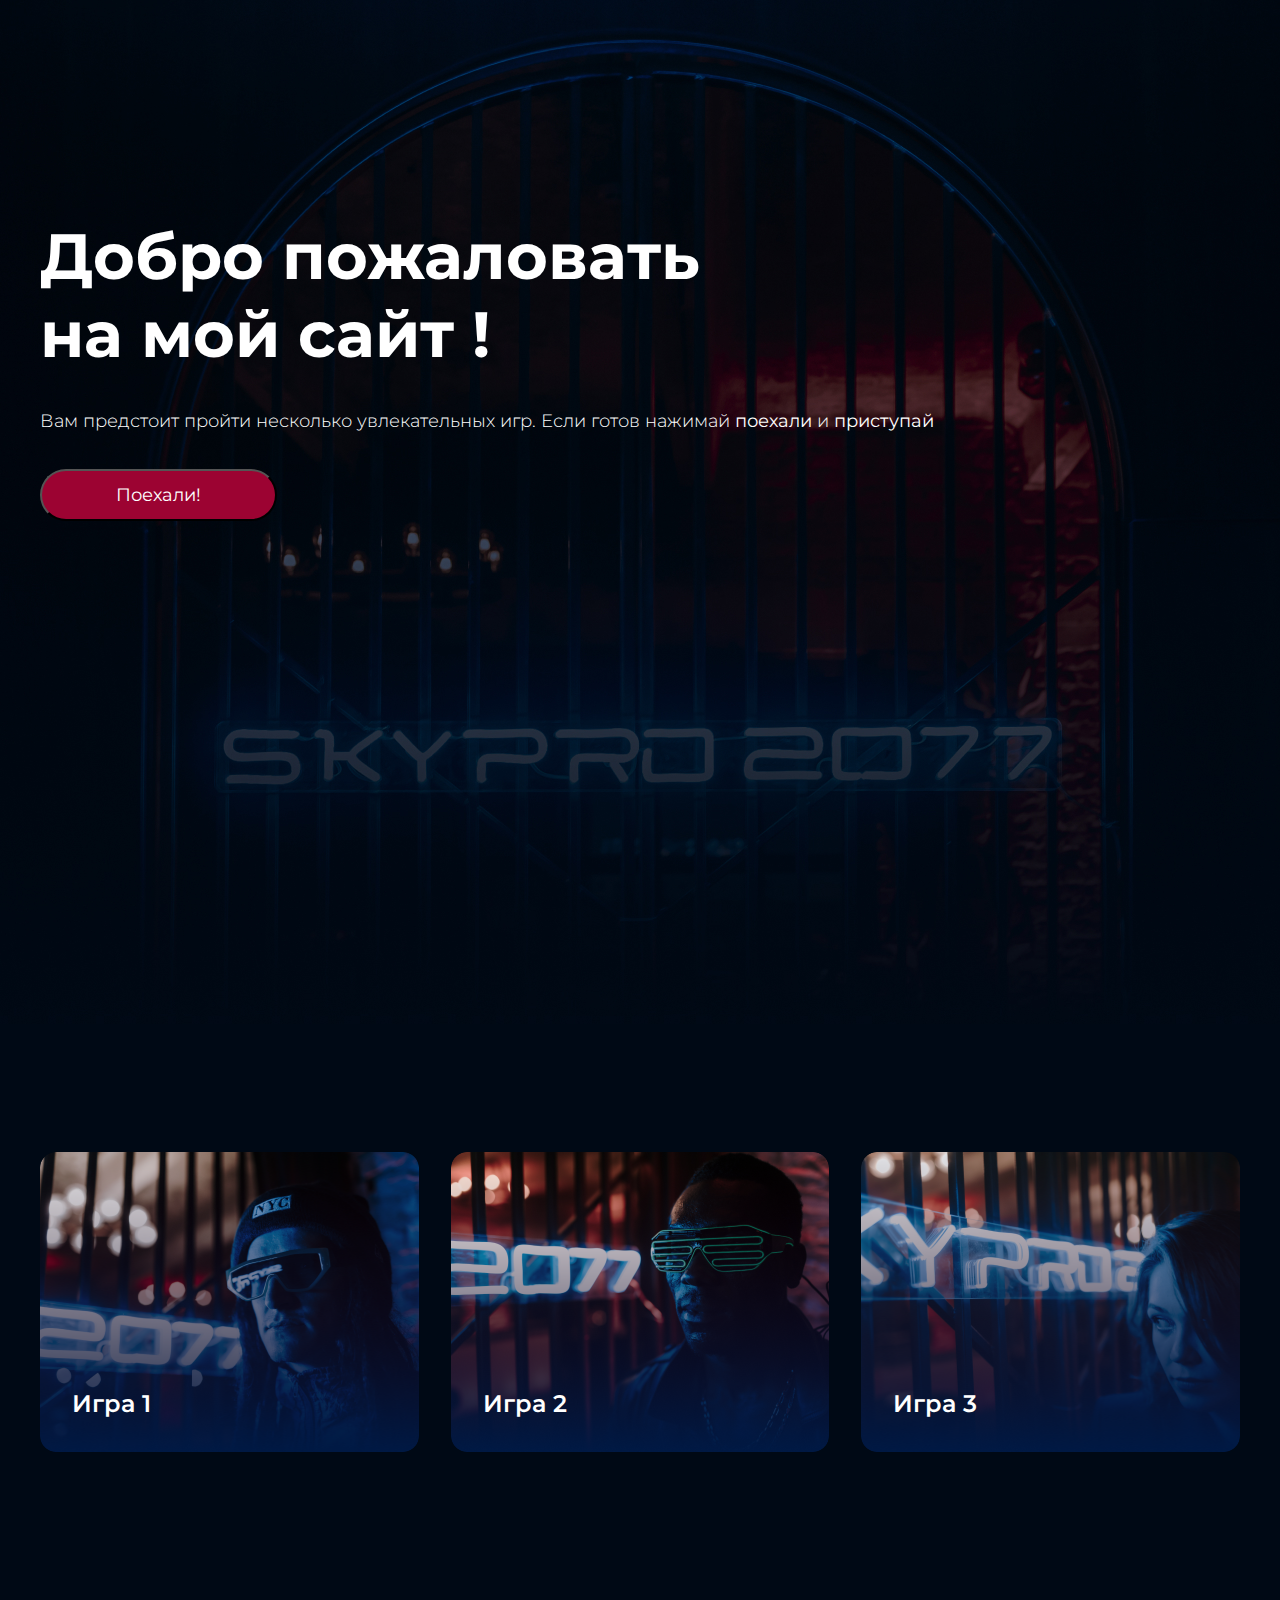
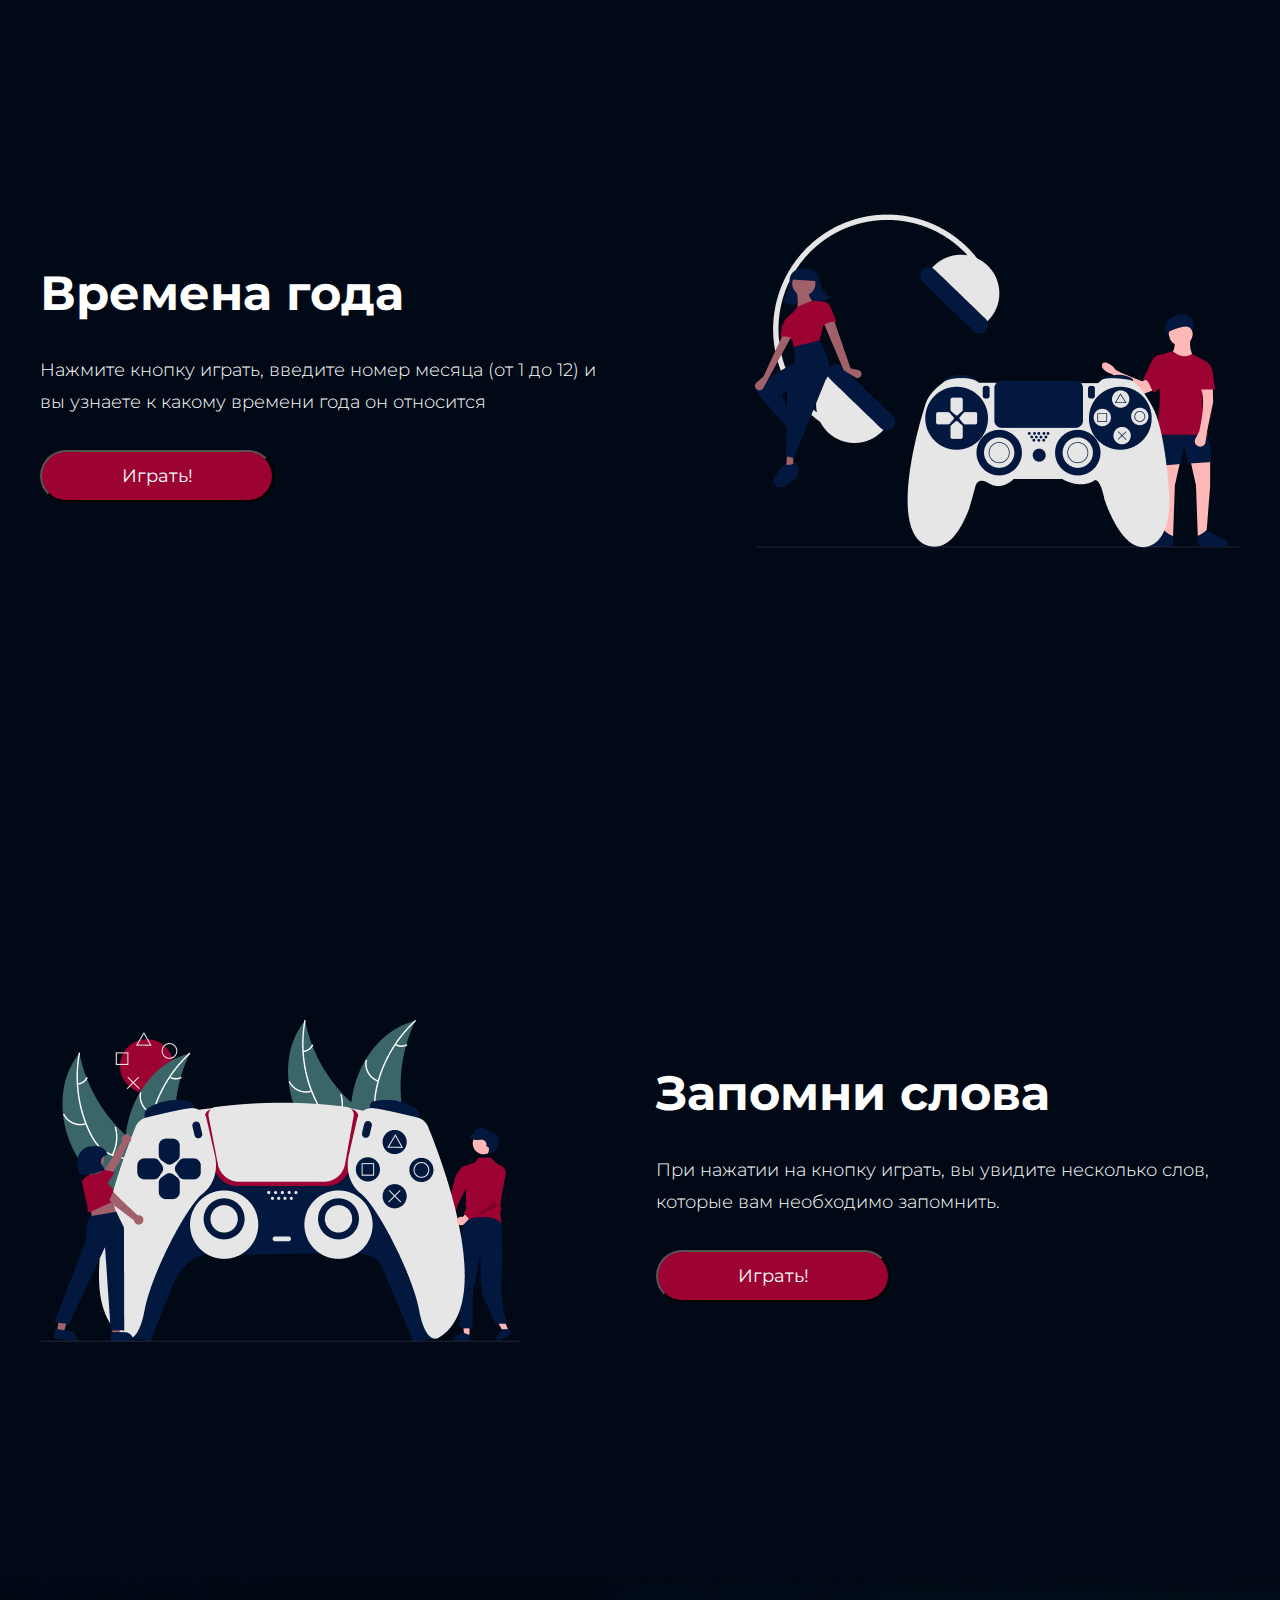
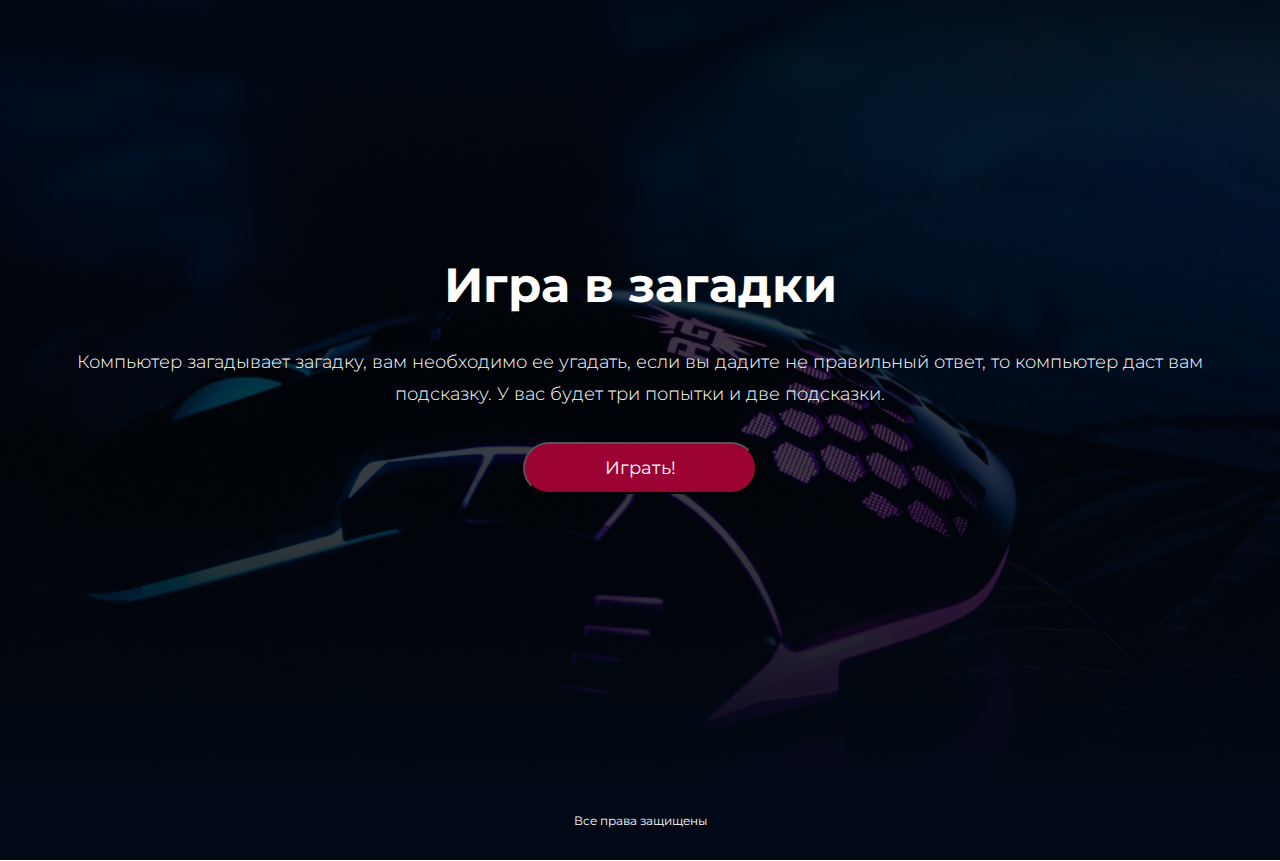
<file: hw-1/game_for_browser/index.html>
<!DOCTYPE html>
<html lang="en">
<head>
    <meta charset="UTF-8">
    <meta name="viewport" content="width=device-width, initial-scale=1.0">
    <title>Document</title>
    <link rel="preconnect" href="https://fonts.googleapis.com">
    <link rel="preconnect" href="https://fonts.gstatic.com" crossorigin>
    <link href="https://fonts.googleapis.com/css2?family=Montserrat:wght@300;400;700&display=swap" rel="stylesheet">
    <link rel="stylesheet" href="style.css">
</head>

<body>
    <header class="top center">
        <div class="top__content">
            <h1 class="top__content__title">Добро пожаловать<br>на мой сайт !</h1>
            <p class="top__content__text">Вам предстоит пройти несколько увлекательных игр. Если готов нажимай <b>поехали</b> и <b>приступай</b></p>
            <button class="top__content__button" type="button">Поехали!</button>    
        </div>
    </header>
    <section class="section_one center">
        <div class="game">
            <a class="game__item game__item_1" href="#">
                <span class="game__item_1_1">Игра 1</span>
            </a>
            <a class="game__item game__item_2" href="#">
                <span class="game__item_2_2">Игра 2</span>
            </a>
            <a class="game__item game__item_3" href="#">
                <span class="game__item_3_3">Игра 3</span>
            </a>
        </div>
    </section>
    <section class="section_two center">
        <div class="content">
            <div class="content__description">
                <h2 class="content__description_title">Времена года</h2>
                <p class="content__description_text">Нажмите кнопку играть, введите номер месяца (от 1 до 12) и вы узнаете к какому времени года он относится</p>
                <button class="content__description_button" onclick="getSeason();">Играть!</button>
                <script src="script.js"></script>
            </div>
            <div>
                <img class="content__picture" src="./img/game_wthgeter.png" alt="Времена года">
            </div>
        </div>
    </section>
    <section class="section_three center">
        <div class="contentv2">
            <div>
                <img class="contentv2__picture" src="./img/mint_word.png" alt="Запомни слова">
            </div>
             <div class="contentv2__description">
                <h2 class="contentv2__description_title">Запомни слова</h2>
                <p class="contentv2__description_text">При нажатии на кнопку играть, вы увидите несколько слов, которые вам необходимо запомнить.</p>
                <button class="contentv2__description_button" onclick="wordquzizz();">Играть!</button>
            </div>
        </div>
    </section>
    <section class="section_four center">
        <div class="puzzle">
            <h2 class="puzzle__description_title">Игра в загадки</h2>
            <p class="puzzle__description_text">Компьютер загадывает загадку, вам необходимо ее угадать, если вы дадите не правильный ответ, то компьютер даст вам подсказку. У вас будет три попытки и две подсказки.</p>
            <button class="puzzle__description_button" type="button">Играть!</button>
        </div>
    </section>
    <footer class="footer center">
        <p class="footer__text">Все права защищены</p>
    </footer>
</body>
</html>
</file>
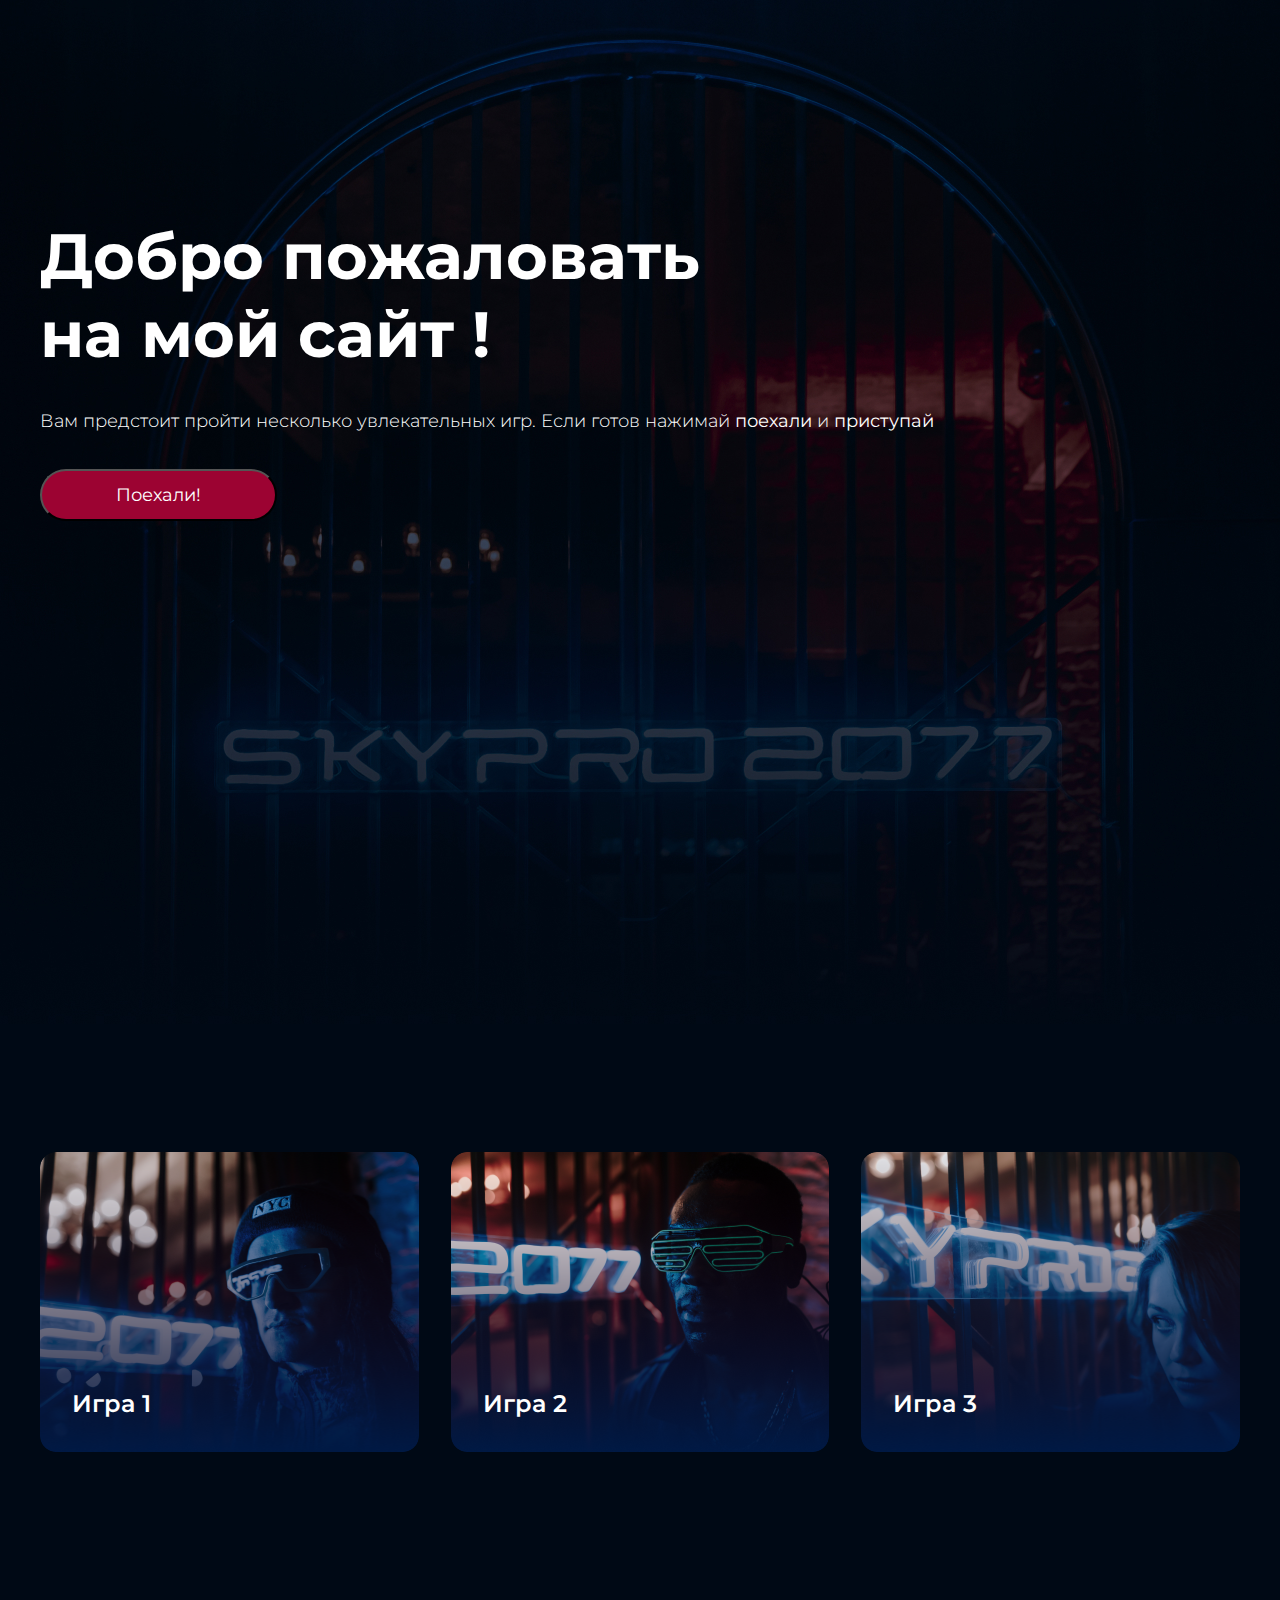
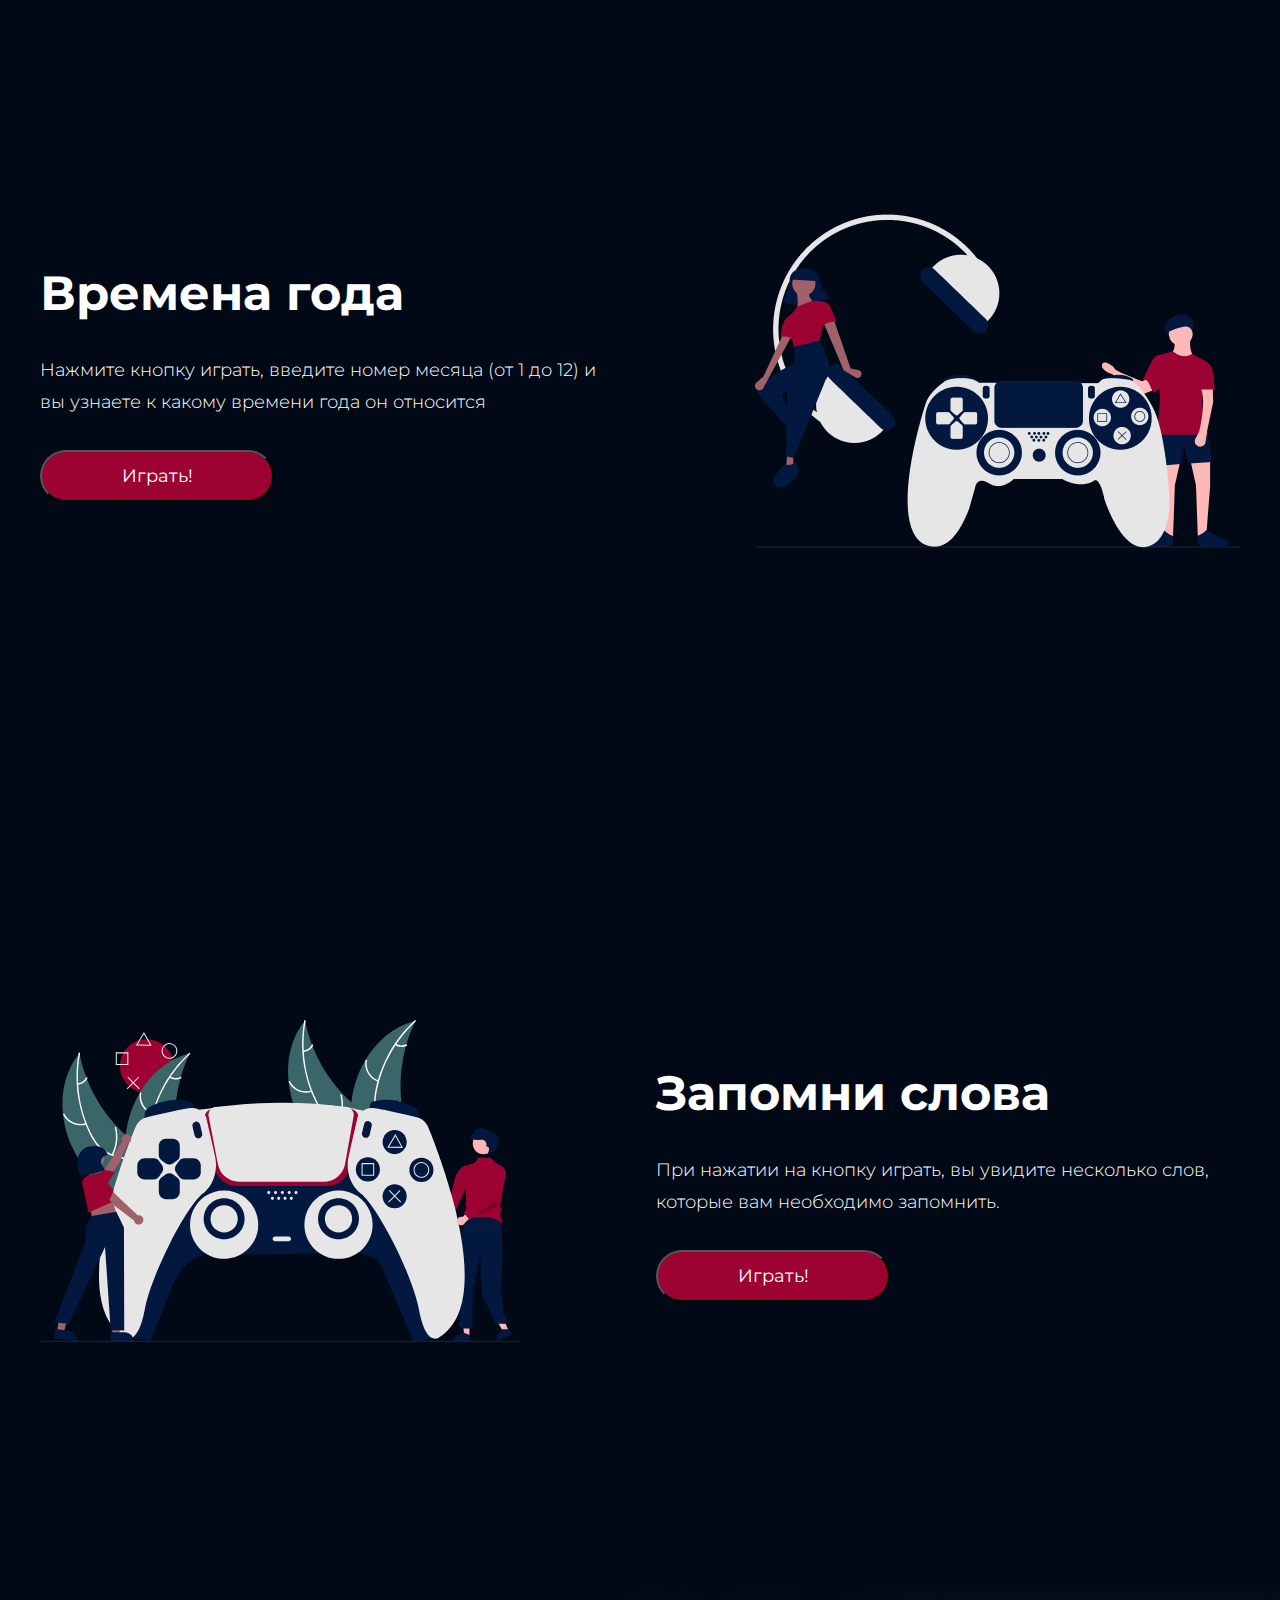
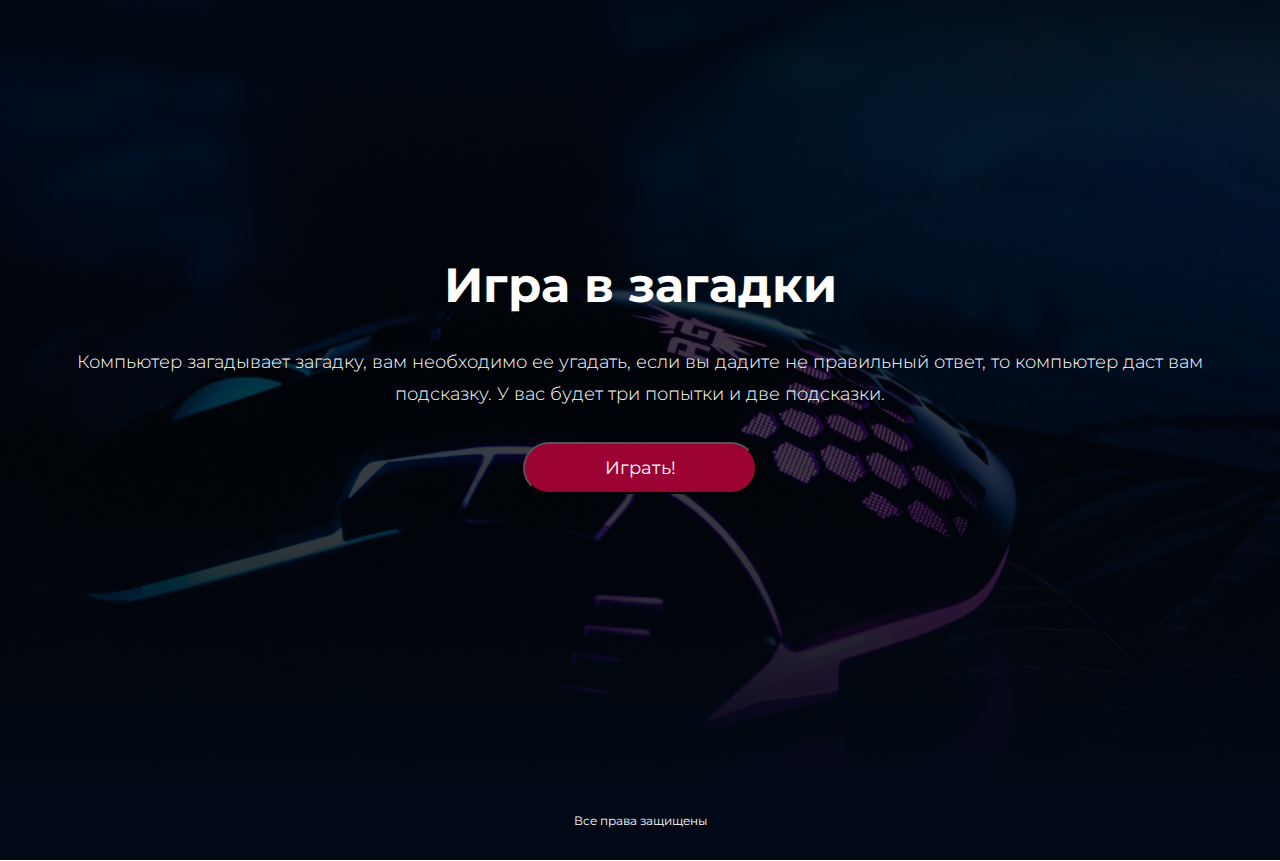
<file: hw-3/game_for_browser/index.html>
<!DOCTYPE html>
<html lang="en">
<head>
    <meta charset="UTF-8">
    <meta name="viewport" content="width=device-width, initial-scale=1.0">
    <title>Document</title>
    <link rel="preconnect" href="https://fonts.googleapis.com">
    <link rel="preconnect" href="https://fonts.gstatic.com" crossorigin>
    <link href="https://fonts.googleapis.com/css2?family=Montserrat:wght@300;400;700&display=swap" rel="stylesheet">
    <link rel="stylesheet" href="style.css">
</head>

<body>
    <header class="top center">
        <div class="top__content">
            <h1 class="top__content__title">Добро пожаловать<br>на мой сайт !</h1>
            <p class="top__content__text">Вам предстоит пройти несколько увлекательных игр. Если готов нажимай <b>поехали</b> и <b>приступай</b></p>
            <button class="top__content__button" type="button">Поехали!</button>    
        </div>
    </header>
    <section class="section_one center">
        <div class="game">
            <a class="game__item game__item_1" href="#">
                <span class="game__item_1_1">Игра 1</span>
            </a>
            <a class="game__item game__item_2" href="#">
                <span class="game__item_2_2">Игра 2</span>
            </a>
            <a class="game__item game__item_3" href="#">
                <span class="game__item_3_3">Игра 3</span>
            </a>
        </div>
    </section>
    <section class="section_two center">
        <div class="content">
            <div class="content__description">
                <h2 class="content__description_title">Времена года</h2>
                <p class="content__description_text">Нажмите кнопку играть, введите номер месяца (от 1 до 12) и вы узнаете к какому времени года он относится</p>
                <button class="content__description_button" type="button">Играть!</button>
            </div>
            <div class="content__picture">
                <img src="../game_for_browser/img/png1-1.png" alt="gamepad">
            </div>
        </div>
    </section>
    <section class="section_three center">
        <div class="contentv2">
            <div class="contentv2__picture">
                <svg width="481" height="322" viewBox="0 0 481 322" fill="none" xmlns="http://www.w3.org/2000/svg">
                    <g clip-path="url(#clip0_1058_448)">
                    <path d="M468.717 311.028L463.966 313.057L453.897 295.651L460.909 292.656L468.717 311.028Z" fill="#FFB6B6"/>
                    <path d="M429.462 315.535L424.299 315.535L421.842 295.564H429.463L429.462 315.535Z" fill="#FFB6B6"/>
                    <path d="M429.644 320.936L413.765 320.936V320.735C413.766 319.091 414.417 317.515 415.576 316.353C416.735 315.19 418.307 314.538 419.946 314.537H419.946L422.847 312.331L428.258 314.538L429.644 314.538L429.644 320.936Z" fill="#03183F"/>
                    <path d="M471.605 314.486L456.998 320.728L456.919 320.542C456.276 319.03 456.259 317.324 456.871 315.8C457.483 314.275 458.673 313.056 460.181 312.412L460.182 312.411L461.987 309.241L467.828 309.144L469.103 308.599L471.605 314.486Z" fill="#03183F"/>
                    <path d="M424.397 197.34L416.55 245.255L418.685 252.395L415.883 257.452L419.998 301.862L418.328 305.55L422.995 308.436H432.493L432.997 268.231L435.343 262.328V259.075L440.119 234.559L440.998 262.602L442.388 268.514L441.221 272.724L442.745 275.673L455.813 303.809H466.463L465.639 297.446C467.547 296.477 462.774 293.646 462.316 291.551L463.884 288.013L462.316 281.33L460.878 268.272L462.394 240.707L461.681 203.588C458.105 198.781 454.138 195.073 449.222 194.035L424.397 197.34Z" fill="#03183F"/>
                    <path d="M443.508 134.24C449.452 134.24 454.27 129.408 454.27 123.448C454.27 117.488 449.452 112.656 443.508 112.656C437.564 112.656 432.745 117.488 432.745 123.448C432.745 129.408 437.564 134.24 443.508 134.24Z" fill="#FFB6B6"/>
                    <path d="M399.134 208.661C398.999 208.055 398.999 207.427 399.134 206.821C399.268 206.215 399.533 205.645 399.91 205.153C400.288 204.661 400.768 204.258 401.318 203.972C401.867 203.686 402.473 203.524 403.091 203.498L407.427 189.046L412.439 195.066L407.554 207.867C407.528 208.912 407.121 209.912 406.41 210.676C405.699 211.44 404.733 211.916 403.695 212.014C402.657 212.112 401.62 211.825 400.779 211.207C399.938 210.589 399.353 209.683 399.134 208.661Z" fill="#FFB6B6"/>
                    <path d="M427.258 149.258L425.315 145.698L422.811 146.536C422.811 146.536 420.047 148.325 416.177 155.076C414.387 158.199 410.517 178.223 410.517 178.223L401.473 202.237L410.694 203.801L418.387 184.01L427.307 165.07L427.258 149.258Z" fill="#9C0332"/>
                    <path d="M443.109 197.189C450.687 197.189 458.333 198.685 461.464 204.034C461.382 202.871 461.177 200.854 460.964 199.004L460.18 194.033L460.974 189.475L462.023 188.423L460.144 186.539L461.426 177.025L465.657 154.612C465.989 152.848 465.73 151.025 464.921 149.424C464.113 147.823 462.799 146.536 461.185 145.761L457.119 143.801L450.529 137.671L438.608 137.582L434.719 142.652L424.481 146.139L426.199 181.788L425.073 184.423C425.325 184.656 425.858 185.153 426.146 185.473C426.554 185.925 426.034 188.256 425.688 189.605L425.212 193.198L426.71 194.271L424.763 196.578L424.374 199.506C426.307 199.047 434.666 197.189 443.109 197.189Z" fill="#9C0332"/>
                    <path d="M446.261 133.712C446.307 133.61 446.353 133.508 446.399 133.406C446.381 133.407 446.364 133.409 446.346 133.41L446.261 133.712Z" fill="#03183F"/>
                    <path d="M454.57 113.147C454.059 112.663 453.394 112.375 452.693 112.333C451.997 112.356 451.291 112.986 451.436 113.669C450.157 111.4 448.123 109.654 445.689 108.739C443.255 107.824 440.577 107.797 438.126 108.665C436.396 109.277 434.7 110.501 434.302 112.296C434.264 112.768 434.123 113.225 433.891 113.637C433.69 113.857 433.429 114.014 433.141 114.087C432.852 114.16 432.548 114.147 432.267 114.05L432.25 114.045C432.154 114.012 432.05 114.008 431.952 114.035C431.853 114.062 431.765 114.118 431.699 114.196C431.633 114.273 431.592 114.369 431.58 114.47C431.569 114.572 431.588 114.674 431.636 114.764L432.125 115.68C431.508 115.818 430.867 115.804 430.256 115.64C430.155 115.613 430.048 115.619 429.95 115.655C429.851 115.692 429.767 115.759 429.708 115.846C429.649 115.932 429.618 116.035 429.619 116.141C429.621 116.246 429.655 116.348 429.717 116.433C430.53 117.549 431.592 118.459 432.818 119.09C434.044 119.722 435.4 120.058 436.778 120.072C438.734 120.06 440.709 119.384 442.613 119.835C443.349 120.01 444.037 120.347 444.626 120.823C445.215 121.299 445.691 121.901 446.018 122.585C446.344 123.269 446.514 124.018 446.515 124.777C446.516 125.535 446.347 126.284 446.021 126.969C446.606 126.328 447.736 126.48 448.334 127.108C448.61 127.445 448.813 127.835 448.932 128.253C449.051 128.672 449.084 129.111 449.027 129.542C448.867 130.864 448.476 132.148 447.871 133.333C450.183 133.262 452.418 132.48 454.273 131.095C456.129 129.709 457.516 127.786 458.246 125.584C458.977 123.383 459.016 121.01 458.358 118.786C457.701 116.562 456.378 114.593 454.57 113.147H454.57Z" fill="#03183F"/>
                    <path d="M106.736 72.8543C121.514 72.8543 133.494 60.8417 133.494 46.0234C133.494 31.2051 121.514 19.1925 106.736 19.1925C91.9581 19.1925 79.9782 31.2051 79.9782 46.0234C79.9782 60.8417 91.9581 72.8543 106.736 72.8543Z" fill="#9C0332"/>
                    <path d="M31.5305 125.837C18.1042 96.0585 18.5993 58.3124 39.4363 33.1837C46.4075 68.0287 65.4456 99.2782 93.1823 121.403C103.91 129.897 116.724 138.224 119.654 151.611C121.478 159.941 118.893 168.752 114.425 176.008C109.956 183.264 103.727 189.233 97.5687 195.116L96.8778 197.129C70.0816 178.526 44.9567 155.616 31.5305 125.837Z" fill="#3A6569"/>
                    <path d="M40.0163 33.5471C35.2209 59.8773 38.7833 87.9143 50.4391 112.038C52.959 117.253 55.968 122.324 59.9965 126.519C64.0269 130.715 68.8457 133.357 74.3892 134.98C79.4571 136.463 84.8123 137.393 89.4323 140.086C94.3019 142.924 97.324 147.688 98.5013 153.15C99.9417 159.833 98.9014 166.637 97.6534 173.255C96.2678 180.603 94.7125 188.213 96.7204 195.6C96.9636 196.495 95.5645 196.821 95.3216 195.927C91.8282 183.076 98.6202 170.401 97.6708 157.48C97.2278 151.451 94.9701 145.519 89.8147 142.026C85.3065 138.971 79.7849 138.008 74.6407 136.55C69.2391 135.02 64.3881 132.681 60.2603 128.803C56.0377 124.835 52.8247 119.872 50.1829 114.744C44.2248 103.179 40.2972 90.4376 38.2192 77.609C35.8297 62.8642 35.9732 47.8182 38.6435 33.122C38.8092 32.2125 40.1808 32.6435 40.0162 33.5471H40.0163Z" fill="white"/>
                    <path d="M46.2378 104.397C41.8881 105.795 37.1845 105.597 32.967 103.838C28.7495 102.079 25.2927 98.8748 23.214 94.7965C22.7962 93.9699 24.0577 93.2801 24.476 94.1078C26.4047 97.9091 29.625 100.894 33.5557 102.523C37.4864 104.153 41.8685 104.32 45.9111 102.994C46.79 102.707 47.1116 104.111 46.2378 104.397H46.2378Z" fill="white"/>
                    <path d="M71.7209 134.567C76.0673 126.28 77.1393 116.656 74.7232 107.612C74.4831 106.716 75.8821 106.39 76.122 107.284C78.6187 116.7 77.4828 126.714 72.9409 135.327C72.5074 136.148 71.2897 135.383 71.7208 134.567H71.7209Z" fill="white"/>
                    <path d="M37.6762 63.3321C39.4716 63.1429 41.192 62.5095 42.6829 61.4888C44.1739 60.4681 45.3886 59.0921 46.2182 57.4843C46.641 56.6586 47.8584 57.4242 47.4382 58.2445C46.5135 60.0166 45.1701 61.5346 43.5253 62.666C41.8805 63.7973 39.9845 64.5076 38.0028 64.7347C37.8178 64.7718 37.6257 64.7369 37.4654 64.637C37.3052 64.5372 37.1889 64.3799 37.1401 64.1971C37.0978 64.0112 37.1304 63.816 37.2307 63.6541C37.3311 63.4921 37.4912 63.3764 37.6762 63.3321Z" fill="white"/>
                    <path d="M149.785 33.4755C149.536 33.9986 149.286 34.5217 149.043 35.0556C145.725 42.1063 142.985 49.4155 140.848 56.9112C140.674 57.4881 140.506 58.0754 140.349 58.6561C135.393 76.7699 133.834 95.6489 135.752 114.333C136.521 121.768 137.854 129.132 139.738 136.364C142.341 146.351 145.955 156.971 145.14 166.944C145.066 167.985 144.928 169.021 144.727 170.045L99.3805 197.818C99.2458 197.829 99.117 197.851 98.9818 197.863L97.2218 199.055C97.0987 198.689 96.9788 198.306 96.8556 197.94C96.7833 197.728 96.7211 197.51 96.6488 197.298C96.6038 197.154 96.5592 197.01 96.5104 196.884C96.4953 196.836 96.4806 196.788 96.4718 196.751C96.423 196.624 96.3911 196.501 96.3486 196.385C95.6726 194.249 95.0104 192.105 94.362 189.952C94.3557 189.941 94.3557 189.941 94.3595 189.925C89.4609 173.51 85.8859 156.54 84.9931 139.566C84.9664 139.056 84.9329 138.535 84.927 138.011C84.5669 130.358 84.8313 122.688 85.7174 115.078C86.216 110.912 86.9245 106.775 87.8404 102.681C90.227 92.1081 94.2573 81.9775 99.7836 72.6604C110.803 54.0886 127.623 39.2573 148.208 33.8715C148.735 33.7341 149.252 33.6025 149.785 33.4755Z" fill="#3A6569"/>
                    <path d="M150.035 34.1149C130.396 52.2431 116.407 76.7797 111.229 103.078C110.109 108.763 109.467 114.628 110.165 120.41C110.863 126.194 113.125 131.212 116.576 135.855C119.732 140.099 123.45 144.074 125.521 149.013C127.705 154.22 127.258 159.847 124.918 164.919C122.056 171.125 117.14 175.929 112.17 180.46C106.652 185.49 100.84 190.628 98.0084 197.738C97.6653 198.599 96.3523 198.015 96.6949 197.155C101.622 184.785 114.656 178.765 121.656 167.875C124.922 162.794 126.681 156.695 124.662 150.793C122.897 145.632 119.066 141.53 115.834 137.26C112.44 132.777 109.971 127.982 109.004 122.393C108.015 116.676 108.429 110.773 109.399 105.084C111.586 92.253 116.1 79.7084 122.144 68.211C129.089 54.9955 138.238 43.0688 149.194 32.9468C149.872 32.3206 150.709 33.4928 150.035 34.1149L150.035 34.1149Z" fill="white"/>
                    <path d="M112.462 94.4406C108.15 92.9307 104.513 89.933 102.201 85.9827C99.8899 82.0324 99.054 77.3868 99.843 72.8756C100.006 71.9633 101.427 72.1741 101.264 73.0876C100.522 77.2871 101.301 81.6144 103.461 85.2885C105.621 88.9625 109.019 91.7414 113.043 93.1235C113.917 93.4249 113.331 94.7402 112.462 94.4406H112.462Z" fill="white"/>
                    <path d="M114.694 133.914C123.139 129.922 129.774 122.884 133.275 114.205C133.621 113.344 134.934 113.928 134.589 114.788C130.929 123.813 124.009 131.122 115.211 135.257C114.373 135.651 113.859 134.305 114.694 133.914L114.694 133.914Z" fill="white"/>
                    <path d="M130.283 56.4839C131.83 57.4168 133.584 57.9497 135.387 58.0348C137.19 58.12 138.986 57.7547 140.614 56.9717C141.447 56.5677 141.96 57.9139 141.132 58.3153C139.329 59.1719 137.345 59.5729 135.353 59.4833C133.36 59.3936 131.42 58.8161 129.701 57.8011C129.531 57.719 129.399 57.5751 129.331 57.3986C129.263 57.2222 129.264 57.0264 129.335 56.851C129.413 56.677 129.556 56.5408 129.734 56.4721C129.911 56.4034 130.108 56.4076 130.283 56.4839Z" fill="white"/>
                    <path d="M257.137 93.2194C243.71 63.4405 244.205 25.6944 265.042 0.565674C272.014 35.4107 291.052 66.6601 318.788 88.785C329.516 97.2788 342.33 105.606 345.261 118.993C347.084 127.323 344.499 136.134 340.031 143.39C335.562 150.646 329.333 156.615 323.175 162.498L322.484 164.511C295.688 145.908 270.563 122.998 257.137 93.2194Z" fill="#3A6569"/>
                    <path d="M265.622 0.929038C260.827 27.2593 264.389 55.2962 276.045 79.4197C278.565 84.6351 281.574 89.7058 285.603 93.9005C289.633 98.097 294.452 100.739 299.995 102.362C305.063 103.845 310.418 104.775 315.038 107.468C319.908 110.306 322.93 115.07 324.107 120.532C325.548 127.215 324.507 134.019 323.259 140.637C321.874 147.985 320.319 155.595 322.326 162.982C322.57 163.877 321.17 164.203 320.928 163.309C317.434 150.458 324.226 137.783 323.277 124.862C322.834 118.833 320.576 112.901 315.421 109.408C310.912 106.353 305.391 105.39 300.247 103.932C294.845 102.402 289.994 100.063 285.866 96.1849C281.644 92.2174 278.431 87.2539 275.789 82.126C269.831 70.5612 265.903 57.8195 263.825 44.9909C261.436 30.2462 261.579 15.2002 264.25 0.503953C264.415 -0.405584 265.787 0.0254677 265.622 0.929038H265.622Z" fill="white"/>
                    <path d="M271.844 71.7789C267.494 73.1767 262.791 72.9787 258.573 71.2201C254.356 69.4615 250.899 66.2569 248.82 62.1786C248.402 61.352 249.664 60.6622 250.082 61.4899C252.011 65.2912 255.231 68.276 259.162 69.9055C263.093 71.535 267.475 71.702 271.517 70.3763C272.396 70.0892 272.718 71.4935 271.844 71.7789Z" fill="white"/>
                    <path d="M297.327 101.949C301.673 93.6623 302.745 84.0377 300.329 74.994C300.089 74.0982 301.488 73.7717 301.728 74.6665C304.225 84.0823 303.089 94.0959 298.547 102.709C298.113 103.53 296.896 102.765 297.327 101.949H297.327Z" fill="white"/>
                    <path d="M263.282 30.714C265.078 30.5248 266.798 29.8914 268.289 28.8708C269.78 27.8501 270.995 26.4741 271.824 24.8663C272.247 24.0405 273.464 24.8061 273.044 25.6265C272.12 27.3986 270.776 28.9166 269.131 30.0479C267.487 31.1793 265.591 31.8895 263.609 32.1166C263.424 32.1538 263.232 32.1188 263.072 32.019C262.911 31.9191 262.795 31.7619 262.746 31.5791C262.704 31.3932 262.736 31.198 262.837 31.036C262.937 30.874 263.097 30.7583 263.282 30.714V30.714Z" fill="white"/>
                    <path d="M375.391 0.857422C375.142 1.38056 374.892 1.90371 374.649 2.43754C371.331 9.48822 368.591 16.7975 366.454 24.2932C366.28 24.8701 366.112 25.4573 365.955 26.0381C360.999 44.1519 359.44 63.0309 361.358 81.7153C362.127 89.1495 363.46 96.5143 365.344 103.746C367.947 113.733 371.561 124.353 370.746 134.326C370.672 135.367 370.534 136.403 370.333 137.427L324.986 165.2C324.852 165.211 324.723 165.233 324.588 165.245L322.828 166.437C322.705 166.071 322.585 165.688 322.462 165.322C322.389 165.11 322.327 164.892 322.255 164.68C322.21 164.536 322.165 164.392 322.116 164.266C322.101 164.218 322.087 164.17 322.078 164.133C322.029 164.006 321.997 163.883 321.955 163.766C321.279 161.631 320.616 159.487 319.968 157.334C319.962 157.323 319.962 157.323 319.966 157.307C315.067 140.892 311.492 123.922 310.599 106.948C310.572 106.438 310.539 105.917 310.533 105.393C310.173 97.74 310.437 90.0699 311.323 82.4598C311.822 78.2942 312.531 74.1567 313.446 70.063C315.833 59.4901 319.863 49.3594 325.39 40.0424C336.409 21.4706 353.229 6.63924 373.814 1.25342C374.341 1.11603 374.858 0.984437 375.391 0.857422Z" fill="#3A6569"/>
                    <path d="M375.641 1.49697C356.002 19.6252 342.013 44.1618 336.835 70.4597C335.715 76.1453 335.073 82.0105 335.771 87.7918C336.469 93.5756 338.731 98.5941 342.182 103.237C345.338 107.481 349.056 111.456 351.128 116.395C353.311 121.602 352.864 127.229 350.525 132.301C347.662 138.507 342.746 143.311 337.776 147.842C332.258 152.872 326.447 158.01 323.615 165.12C323.271 165.981 321.958 165.397 322.301 164.537C327.228 152.167 340.262 146.147 347.262 135.257C350.528 130.176 352.287 124.077 350.268 118.175C348.503 113.014 344.672 108.912 341.44 104.643C338.046 100.159 335.577 95.3638 334.61 89.775C333.621 84.058 334.036 78.1552 335.005 72.4659C337.192 59.6351 341.706 47.0905 347.75 35.593C354.695 22.3776 363.844 10.4509 374.8 0.328847C375.478 -0.29736 376.315 0.874869 375.641 1.49698L375.641 1.49697Z" fill="white"/>
                    <path d="M338.068 61.8225C333.756 60.3127 330.119 57.3149 327.808 53.3646C325.496 49.4143 324.66 44.7688 325.449 40.2575C325.612 39.3453 327.033 39.5561 326.87 40.4695C326.128 44.669 326.907 48.9963 329.067 52.6704C331.227 56.3445 334.625 59.1233 338.649 60.5054C339.523 60.8068 338.937 62.1222 338.068 61.8225H338.068Z" fill="white"/>
                    <path d="M340.3 101.296C348.745 97.3037 355.38 90.2661 358.881 81.5866C359.227 80.7264 360.541 81.3104 360.195 82.1696C356.535 91.1949 349.615 98.5044 340.817 102.639C339.979 103.033 339.465 101.687 340.3 101.296L340.3 101.296Z" fill="white"/>
                    <path d="M355.889 23.866C357.436 24.7988 359.19 25.3318 360.993 25.4169C362.796 25.502 364.592 25.1367 366.22 24.3538C367.054 23.9498 367.566 25.296 366.738 25.6974C364.935 26.554 362.951 26.955 360.959 26.8654C358.966 26.7757 357.026 26.1982 355.307 25.1831C355.137 25.1011 355.005 24.9572 354.937 24.7807C354.869 24.6043 354.87 24.4084 354.941 24.2331C355.019 24.0591 355.162 23.9229 355.34 23.8542C355.517 23.7855 355.714 23.7897 355.889 23.866Z" fill="white"/>
                    <path d="M86.0119 314.07L90.9683 317.919L110.239 321.271L131.658 267.883C131.658 267.883 144.774 226.738 181.501 235.155L299.551 233.051C299.551 233.051 335.796 229.326 341.786 246.466C342.921 249.713 373.529 321.435 373.529 321.435L394.988 318.398L392.416 257.251L341.448 138.616L252.855 133.07L161.564 139.406L86.0119 314.07Z" fill="#03183F"/>
                    <path d="M184.124 238.838C202.959 238.838 218.228 223.528 218.228 204.642C218.228 185.756 202.959 170.445 184.124 170.445C165.29 170.445 150.021 185.756 150.021 204.642C150.021 223.528 165.29 238.838 184.124 238.838Z" fill="#E6E6E6"/>
                    <path d="M298.501 238.838C317.336 238.838 332.605 223.528 332.605 204.642C332.605 185.756 317.336 170.445 298.501 170.445C279.667 170.445 264.398 185.756 264.398 204.642C264.398 223.528 279.667 238.838 298.501 238.838Z" fill="#E6E6E6"/>
                    <path d="M144.25 92.583L158.292 89.8221C158.292 89.8221 264.014 74.6957 330.838 92.583L325.784 106.788L148.972 105.735L144.25 92.583Z" fill="#E6E6E6"/>
                    <path d="M286.795 165.973H197.073C186.179 165.973 176.764 158.41 174.686 147.988L164.867 98.7433C164.649 97.6687 164.658 96.5604 164.892 95.4893C165.126 94.4182 165.58 93.4078 166.226 92.5226C166.901 91.5939 167.759 90.8143 168.747 90.2322C169.735 89.6501 170.832 89.2779 171.97 89.1387C219.291 83.2489 266.149 83.2389 311.243 89.1081C312.364 89.2459 313.446 89.6136 314.42 90.1885C315.394 90.7634 316.239 91.5331 316.904 92.4497C317.545 93.3221 318 94.3174 318.242 95.3739C318.483 96.4303 318.504 97.5252 318.305 98.5904L309.241 147.684C307.285 158.282 297.845 165.973 286.795 165.973Z" fill="#9C0332"/>
                    <path d="M104.338 100.6L104.729 93.5532C104.79 92.4553 105.115 91.3886 105.677 90.4443C106.239 89.5 107.02 88.7063 107.955 88.1312C113.62 84.6463 128.901 76.9737 148.403 80.9957C149.772 81.2799 151.021 81.9801 151.98 83.001C152.938 84.0219 153.56 85.3141 153.761 86.7019L154.283 90.3686L104.338 100.6Z" fill="#03183F"/>
                    <path d="M379.337 100.6L329.392 90.3687L330.231 84.4778C330.328 83.7822 330.63 83.1315 331.098 82.6094C331.567 82.0872 332.18 81.7175 332.86 81.5478C355.35 75.8884 372.564 85.9387 377.305 89.1539C377.755 89.4602 378.129 89.866 378.397 90.3401C378.666 90.8142 378.822 91.3439 378.854 91.8882L379.337 100.6Z" fill="#03183F"/>
                    <path d="M88.4802 318.665C87.2766 318.678 86.0946 318.345 85.0742 317.704C71.7012 309.874 63.3639 295.525 60.313 275.066C57.7929 258.168 58.8453 236.957 63.4408 212.023C71.5882 167.817 88.6644 123.63 95.628 106.684C96.5505 104.448 97.9841 102.46 99.8132 100.88C101.642 99.3008 103.816 98.1743 106.158 97.5913C120.514 94.0507 145.575 88.1111 152.12 88.1111C161.089 88.1111 165.942 96.5772 165.99 96.6627L166.017 96.7326L173.893 130.982V131.476C178.239 146.219 175.01 156.868 171.534 163.206C167.761 170.086 162.879 173.521 162.83 173.555C155.165 179.407 142.675 198.258 130.246 222.747C117.329 248.195 107.754 273.305 104.633 289.918C100.812 310.251 95.212 316.476 91.1865 318.117C90.3286 318.475 89.4093 318.661 88.4802 318.665Z" fill="#E6E6E6"/>
                    <path d="M283.838 161.765H199.062C194.059 161.758 189.213 160.009 185.352 156.818C181.492 153.626 178.856 149.189 177.895 144.266L168.617 96.3718C168.411 95.3116 168.424 94.2204 168.655 93.1654C168.886 92.1105 169.33 91.1142 169.96 90.2382C170.591 89.3621 171.393 88.6249 172.318 88.0721C173.244 87.5192 174.272 87.1624 175.34 87.0238C220.055 81.2956 264.331 81.2858 306.94 86.994C307.993 87.1378 309.006 87.4939 309.919 88.041C310.831 88.588 311.623 89.3147 312.248 90.1771C312.873 91.0395 313.317 92.0198 313.553 93.059C313.79 94.0981 313.814 95.1745 313.625 96.2233L305.06 143.97C304.168 148.962 301.554 153.481 297.674 156.734C293.793 159.987 288.896 161.768 283.838 161.765Z" fill="#E6E6E6"/>
                    <path d="M395.197 318.666C394.267 318.661 393.347 318.475 392.488 318.117C388.463 316.476 382.863 310.251 379.042 289.918C375.921 273.305 366.346 248.195 353.429 222.747C341 198.259 328.51 179.407 320.835 173.548C320.796 173.521 315.914 170.086 312.141 163.207C308.665 156.868 305.436 146.219 309.782 131.476L309.788 130.923L317.667 96.6957L317.685 96.6629C317.733 96.5773 322.586 88.1112 331.555 88.1112C338.1 88.1112 363.161 94.0508 377.517 97.5915C379.859 98.1746 382.033 99.3012 383.862 100.881C385.691 102.46 387.124 104.448 388.047 106.685C395.011 123.63 412.087 167.817 420.234 212.023C424.83 236.957 425.882 258.168 423.362 275.067C420.311 295.525 411.974 309.874 398.582 317.716C397.567 318.35 396.392 318.68 395.197 318.666Z" fill="#E6E6E6"/>
                    <path d="M184.124 219.372C195.425 219.372 204.586 210.186 204.586 198.855C204.586 187.523 195.425 178.337 184.124 178.337C172.823 178.337 163.662 187.523 163.662 198.855C163.662 210.186 172.823 219.372 184.124 219.372Z" fill="#03183F"/>
                    <path d="M184.124 212.533C191.658 212.533 197.766 206.409 197.766 198.855C197.766 191.3 191.658 185.176 184.124 185.176C176.59 185.176 170.483 191.3 170.483 198.855C170.483 206.409 176.59 212.533 184.124 212.533Z" fill="#E6E6E6"/>
                    <path d="M298.501 219.372C309.802 219.372 318.963 210.186 318.963 198.855C318.963 187.523 309.802 178.337 298.501 178.337C287.2 178.337 278.039 187.523 278.039 198.855C278.039 210.186 287.2 219.372 298.501 219.372Z" fill="#03183F"/>
                    <path d="M298.501 212.533C306.035 212.533 312.143 206.409 312.143 198.855C312.143 191.3 306.035 185.176 298.501 185.176C290.967 185.176 284.86 191.3 284.86 198.855C284.86 206.409 290.967 212.533 298.501 212.533Z" fill="#E6E6E6"/>
                    <path d="M228.721 174.128C229.59 174.128 230.295 173.421 230.295 172.55C230.295 171.678 229.59 170.971 228.721 170.971C227.852 170.971 227.147 171.678 227.147 172.55C227.147 173.421 227.852 174.128 228.721 174.128Z" fill="#E6E6E6"/>
                    <path d="M235.541 174.128C236.411 174.128 237.115 173.421 237.115 172.55C237.115 171.678 236.411 170.971 235.541 170.971C234.672 170.971 233.967 171.678 233.967 172.55C233.967 173.421 234.672 174.128 235.541 174.128Z" fill="#E6E6E6"/>
                    <path d="M232.393 179.915C233.263 179.915 233.967 179.209 233.967 178.337C233.967 177.465 233.263 176.759 232.393 176.759C231.524 176.759 230.819 177.465 230.819 178.337C230.819 179.209 231.524 179.915 232.393 179.915Z" fill="#E6E6E6"/>
                    <path d="M238.689 179.915C239.559 179.915 240.263 179.209 240.263 178.337C240.263 177.465 239.559 176.759 238.689 176.759C237.82 176.759 237.115 177.465 237.115 178.337C237.115 179.209 237.82 179.915 238.689 179.915Z" fill="#E6E6E6"/>
                    <path d="M244.985 179.915C245.855 179.915 246.559 179.209 246.559 178.337C246.559 177.465 245.855 176.759 244.985 176.759C244.116 176.759 243.411 177.465 243.411 178.337C243.411 179.209 244.116 179.915 244.985 179.915Z" fill="#E6E6E6"/>
                    <path d="M251.281 179.915C252.151 179.915 252.855 179.209 252.855 178.337C252.855 177.465 252.151 176.759 251.281 176.759C250.412 176.759 249.707 177.465 249.707 178.337C249.707 179.209 250.412 179.915 251.281 179.915Z" fill="#E6E6E6"/>
                    <path d="M242.362 174.128C243.231 174.128 243.936 173.421 243.936 172.55C243.936 171.678 243.231 170.971 242.362 170.971C241.493 170.971 240.788 171.678 240.788 172.55C240.788 173.421 241.493 174.128 242.362 174.128Z" fill="#E6E6E6"/>
                    <path d="M249.183 174.128C250.052 174.128 250.757 173.421 250.757 172.55C250.757 171.678 250.052 170.971 249.183 170.971C248.313 170.971 247.609 171.678 247.609 172.55C247.609 173.421 248.313 174.128 249.183 174.128Z" fill="#E6E6E6"/>
                    <path d="M256.003 174.128C256.873 174.128 257.577 173.421 257.577 172.55C257.577 171.678 256.873 170.971 256.003 170.971C255.134 170.971 254.429 171.678 254.429 172.55C254.429 173.421 255.134 174.128 256.003 174.128Z" fill="#E6E6E6"/>
                    <path d="M248.658 221.214H235.017C234.391 221.214 233.79 220.964 233.347 220.52C232.905 220.076 232.656 219.474 232.656 218.846C232.656 218.218 232.905 217.616 233.347 217.172C233.79 216.728 234.391 216.479 235.017 216.479H248.658C249.284 216.479 249.885 216.728 250.328 217.172C250.77 217.616 251.019 218.218 251.019 218.846C251.019 219.474 250.77 220.076 250.328 220.52C249.885 220.964 249.284 221.214 248.658 221.214Z" fill="#E6E6E6"/>
                    <path d="M158.334 118.302C157.453 118.299 156.599 118 155.91 117.451C155.22 116.902 154.735 116.136 154.533 115.277L152.441 106.371C152.204 105.359 152.378 104.294 152.924 103.41C153.47 102.526 154.344 101.896 155.353 101.657C156.362 101.419 157.425 101.592 158.307 102.138C159.189 102.685 159.819 103.56 160.057 104.572L162.149 113.478C162.284 114.055 162.287 114.654 162.158 115.232C162.029 115.81 161.771 116.351 161.404 116.815C161.037 117.279 160.571 117.653 160.039 117.911C159.507 118.168 158.924 118.302 158.334 118.302Z" fill="#03183F"/>
                    <path d="M325.866 117.776C325.275 117.776 324.693 117.642 324.161 117.385C323.629 117.127 323.162 116.753 322.795 116.289C322.429 115.825 322.171 115.284 322.042 114.706C321.913 114.128 321.916 113.529 322.05 112.952L324.142 104.046C324.381 103.034 325.011 102.159 325.893 101.612C326.775 101.066 327.837 100.893 328.847 101.131C329.856 101.369 330.73 102 331.276 102.884C331.822 103.768 331.995 104.833 331.759 105.845L329.667 114.751C329.464 115.61 328.979 116.376 328.29 116.925C327.6 117.474 326.746 117.773 325.866 117.776Z" fill="#03183F"/>
                    <path d="M129.469 144.59C128.182 144.59 126.925 144.192 125.871 143.451L121.48 140.369C120.654 139.789 119.979 139.017 119.513 138.12C119.047 137.223 118.804 136.226 118.803 135.215V125.775C118.806 123.879 119.558 122.062 120.894 120.721C122.231 119.381 124.043 118.627 125.934 118.625H132.66C134.55 118.627 136.363 119.381 137.699 120.721C139.036 122.062 139.788 123.879 139.79 125.775V135.307C139.788 136.293 139.556 137.264 139.113 138.143C138.67 139.023 138.028 139.786 137.237 140.372L133.191 143.362C132.113 144.16 130.809 144.59 129.469 144.59Z" fill="#03183F"/>
                    <path d="M132.66 179.126H125.934C124.043 179.124 122.231 178.37 120.894 177.029C119.558 175.689 118.806 173.872 118.803 171.976V162.536C118.804 161.525 119.047 160.528 119.513 159.631C119.979 158.734 120.654 157.962 121.48 157.382L125.871 154.299C126.947 153.544 128.232 153.146 129.545 153.162C130.859 153.178 132.134 153.607 133.191 154.389L137.237 157.379C138.028 157.965 138.67 158.728 139.113 159.607C139.556 160.487 139.788 161.458 139.79 162.443V171.976C139.788 173.872 139.036 175.689 137.699 177.029C136.363 178.37 134.55 179.124 132.66 179.126Z" fill="#03183F"/>
                    <path d="M153.646 159.397H144.232C143.223 159.397 142.229 159.153 141.335 158.686C140.44 158.218 139.671 157.542 139.092 156.714L136.018 152.31C135.264 151.232 134.867 149.943 134.883 148.626C134.899 147.309 135.327 146.03 136.107 144.97L139.089 140.913C139.673 140.121 140.434 139.477 141.311 139.032C142.188 138.588 143.157 138.355 144.14 138.353H153.646C155.537 138.356 157.349 139.11 158.686 140.45C160.023 141.79 160.775 143.608 160.777 145.503V152.247C160.775 154.143 160.023 155.96 158.686 157.301C157.349 158.641 155.537 159.395 153.646 159.397Z" fill="#03183F"/>
                    <path d="M113.837 159.397H104.423C102.532 159.395 100.72 158.641 99.383 157.301C98.0463 155.96 97.2943 154.143 97.2922 152.247V145.503C97.2943 143.608 98.0462 141.79 99.383 140.45C100.72 139.11 102.532 138.356 104.423 138.353H113.929C114.912 138.355 115.881 138.588 116.758 139.032C117.635 139.477 118.396 140.121 118.98 140.913L121.962 144.97C122.742 146.03 123.17 147.309 123.186 148.626C123.202 149.943 122.805 151.232 122.051 152.31L118.977 156.714C118.398 157.542 117.629 158.218 116.734 158.686C115.839 159.153 114.846 159.397 113.837 159.397Z" fill="#03183F"/>
                    <path d="M354.641 134.145C361.305 134.145 366.708 128.727 366.708 122.044C366.708 115.362 361.305 109.944 354.641 109.944C347.976 109.944 342.573 115.362 342.573 122.044C342.573 128.727 347.976 134.145 354.641 134.145Z" fill="#03183F"/>
                    <path d="M381.398 162.028C388.063 162.028 393.466 156.61 393.466 149.928C393.466 143.245 388.063 137.827 381.398 137.827C374.734 137.827 369.331 143.245 369.331 149.928C369.331 156.61 374.734 162.028 381.398 162.028Z" fill="#03183F"/>
                    <path d="M354.641 188.333C361.305 188.333 366.708 182.915 366.708 176.232C366.708 169.55 361.305 164.132 354.641 164.132C347.976 164.132 342.573 169.55 342.573 176.232C342.573 182.915 347.976 188.333 354.641 188.333Z" fill="#03183F"/>
                    <path d="M327.883 161.502C334.547 161.502 339.95 156.084 339.95 149.401C339.95 142.719 334.547 137.301 327.883 137.301C321.218 137.301 315.815 142.719 315.815 149.401C315.815 156.084 321.218 161.502 327.883 161.502Z" fill="#03183F"/>
                    <path d="M381.398 157.819C379.842 157.819 378.32 157.356 377.026 156.489C375.732 155.622 374.723 154.389 374.128 152.947C373.532 151.506 373.376 149.919 373.68 148.388C373.983 146.857 374.733 145.451 375.834 144.347C376.934 143.244 378.336 142.492 379.863 142.188C381.39 141.883 382.972 142.04 384.41 142.637C385.848 143.234 387.077 144.246 387.942 145.543C388.807 146.841 389.268 148.367 389.268 149.928C389.266 152.02 388.436 154.026 386.961 155.505C385.485 156.984 383.485 157.817 381.398 157.819ZM381.398 143.088C380.049 143.088 378.731 143.489 377.609 144.241C376.487 144.992 375.613 146.061 375.097 147.31C374.581 148.56 374.446 149.935 374.709 151.262C374.972 152.589 375.622 153.807 376.575 154.764C377.529 155.72 378.745 156.372 380.068 156.635C381.391 156.899 382.762 156.764 384.009 156.246C385.255 155.729 386.32 154.852 387.07 153.727C387.819 152.603 388.219 151.28 388.219 149.928C388.217 148.114 387.498 146.376 386.219 145.094C384.94 143.812 383.207 143.09 381.398 143.088Z" fill="#E6E6E6"/>
                    <path d="M363.073 127.915L347.257 127.691L355.359 114.069L363.073 127.915ZM349.089 126.665L361.271 126.838L355.329 116.173L349.089 126.665Z" fill="#E6E6E6"/>
                    <path d="M334.179 155.715H321.587V143.088H334.179V155.715ZM322.636 154.662H333.129V144.14H322.636V154.662Z" fill="#E6E6E6"/>
                    <path d="M361.152 181.665L355.384 175.891L360.471 170.8L359.729 170.055L354.641 175.148L349.552 170.055L348.811 170.8L353.898 175.891L348.129 181.665L348.87 182.41L354.641 176.635L360.411 182.41L361.152 181.665Z" fill="#E6E6E6"/>
                    <path d="M129.452 38.8469C127.895 38.8469 126.374 38.384 125.079 37.5169C123.785 36.6498 122.776 35.4173 122.181 33.9753C121.585 32.5334 121.429 30.9467 121.733 29.4159C122.037 27.8851 122.786 26.479 123.887 25.3753C124.987 24.2717 126.39 23.5201 127.916 23.2156C129.443 22.9111 131.025 23.0674 132.463 23.6647C133.901 24.262 135.131 25.2734 135.995 26.5712C136.86 27.8689 137.322 29.3946 137.322 30.9554C137.319 33.0476 136.489 35.0535 135.014 36.5329C133.539 38.0123 131.538 38.8445 129.452 38.8469ZM129.452 24.1162C128.103 24.1162 126.784 24.5173 125.662 25.2688C124.541 26.0203 123.666 27.0884 123.15 28.3381C122.634 29.5879 122.499 30.963 122.762 32.2897C123.025 33.6164 123.675 34.835 124.629 35.7915C125.583 36.748 126.798 37.3994 128.121 37.6633C129.444 37.9272 130.816 37.7917 132.062 37.2741C133.308 36.7564 134.373 35.8798 135.123 34.7551C135.872 33.6304 136.272 32.3081 136.272 30.9554C136.27 29.1421 135.551 27.4037 134.272 26.1215C132.994 24.8394 131.26 24.1182 129.452 24.1162Z" fill="#E6E6E6"/>
                    <path d="M111.651 25.7784L95.8352 25.5541L103.937 11.9319L111.651 25.7784ZM97.6674 24.5276L109.848 24.7005L103.907 14.0363L97.6674 24.5276Z" fill="#E6E6E6"/>
                    <path d="M88.3728 44.9714H75.7809V32.3451H88.3728V44.9714ZM76.8302 43.9192H87.3235V33.3973H76.8302V43.9192Z" fill="#E6E6E6"/>
                    <path d="M99.7614 68.4794L93.9927 62.706L99.0799 57.6149L98.3385 56.87L93.2498 61.9626L88.1611 56.87L87.4197 57.6149L92.5069 62.706L86.7382 68.4794L87.4795 69.2243L93.2498 63.4494L99.0201 69.2243L99.7614 68.4794Z" fill="#E6E6E6"/>
                    <path opacity="0.2" d="M455.114 181.23L434.749 196.599L457.737 186.491L455.114 181.23Z" fill="black"/>
                    <path d="M78.4044 200.17L52.6958 201.222L49.5478 183.861L71.5837 177.021L78.4044 200.17Z" fill="#A0616A"/>
                    <path d="M68.9523 157.621L63.2182 151.767L70.249 140.987L82.2827 120.901C81.8895 120.036 81.7676 119.071 81.933 118.135C82.0985 117.199 82.5435 116.335 83.2092 115.658C83.8749 114.98 84.7299 114.522 85.6612 114.343C86.5925 114.163 87.5561 114.272 88.4246 114.653C89.2931 115.035 90.0255 115.672 90.525 116.481C91.0245 117.289 91.2675 118.23 91.2219 119.18C91.1763 120.13 90.8441 121.043 90.2695 121.8C89.6948 122.556 88.9047 123.12 88.0036 123.416L78.0708 144.859L68.9523 157.621Z" fill="#A0616A"/>
                    <path d="M62.6004 170.987C61.9271 172.032 60.9678 172.861 59.8372 173.374C58.7065 173.888 57.4524 174.064 56.2246 173.881C55.0561 173.743 53.9532 173.266 53.0514 172.508C52.1496 171.75 51.4882 170.744 51.1484 169.615C50.8981 168.813 50.8252 167.966 50.9348 167.133C51.0444 166.3 51.3339 165.501 51.7831 164.792C55.6191 158.308 62.6939 149.745 62.7648 149.659L62.8775 149.523L74.8101 152.115L62.6004 170.987Z" fill="#9C0332"/>
                    <path d="M72.2768 314.486L79.4065 314.485L82.7979 286.91L72.2752 286.91L72.2768 314.486Z" fill="#A0616A"/>
                    <path d="M70.4579 312.152L84.4989 312.151H84.4995C86.8726 312.151 89.1485 313.097 90.8265 314.779C92.5046 316.462 93.4474 318.744 93.4475 321.123V321.415L70.4583 321.416L70.4579 312.152Z" fill="#03183F"/>
                    <path d="M16.762 311.391L23.8114 312.459L31.2764 285.702L22.0349 284.125L16.762 311.391Z" fill="#A0616A"/>
                    <path d="M15.3117 308.811L29.195 310.915L29.1956 310.915C31.542 311.271 33.6514 312.546 35.0597 314.462C36.4681 316.377 37.0601 318.775 36.7055 321.128L36.662 321.416L13.931 317.971L15.3117 308.811Z" fill="#03183F"/>
                    <path d="M51.6463 195.961L76.3056 191.752L83.9356 207.523L84.2263 310.447L70.6925 310.362L65.0351 227.058L28.9788 304.032L14.44 302.283L46.1346 219.768C46.1346 219.768 44.39 205.19 49.9147 197.901L51.6463 195.961Z" fill="#03183F"/>
                    <path d="M42.4918 164.89C42.1149 163.755 42.0749 162.535 42.3766 161.377C42.6782 160.219 43.3086 159.174 44.1912 158.369L47.6957 155.175L57.5757 153.506L63.7532 152.38L73.6823 181.23L49.5671 192.34C47.4507 191.882 46.6053 190.721 47.8368 188.413L42.4918 164.89Z" fill="#9C0332"/>
                    <path d="M64.6237 174.625L71.5221 170.211L80.5856 179.338L97.6943 195.298C98.6199 195.091 99.5863 195.171 100.466 195.527C101.345 195.883 102.096 196.499 102.619 197.292C103.142 198.085 103.412 199.019 103.395 199.969C103.377 200.92 103.072 201.843 102.52 202.616C101.968 203.389 101.194 203.976 100.302 204.299C99.4104 204.621 98.4417 204.665 97.5244 204.424C96.6072 204.183 95.7846 203.668 95.1654 202.948C94.5462 202.227 94.1597 201.336 94.057 200.39L75.1892 186.21L64.6237 174.625Z" fill="#A0616A"/>
                    <path d="M52.8967 165.628C52.0159 164.752 51.4056 163.639 51.1386 162.424C50.8717 161.208 50.9594 159.942 51.3913 158.775C51.7683 157.658 52.4624 156.675 53.3884 155.947C54.3145 155.219 55.4322 154.778 56.6045 154.678C57.4386 154.598 58.2799 154.702 59.0699 154.982C59.8598 155.261 60.5794 155.711 61.1785 156.298C66.7116 161.402 73.6035 170.115 73.6724 170.202L73.7818 170.341L68.7842 181.511L52.8967 165.628Z" fill="#9C0332"/>
                    <path d="M53.2397 149.996C59.2294 149.996 64.085 145.127 64.085 139.121C64.085 133.115 59.2294 128.246 53.2397 128.246C47.25 128.246 42.3943 133.115 42.3943 139.121C42.3943 145.127 47.25 149.996 53.2397 149.996Z" fill="#A0616A"/>
                    <path d="M44.4592 154.614C42.7774 154.613 41.0971 154.511 39.4277 154.306L39.1988 154.278L37.4519 144.768C36.711 140.737 37.5371 136.574 39.7606 133.134C41.9841 129.694 45.4363 127.238 49.4088 126.27C49.6738 126.203 49.9523 126.21 50.2135 126.291C50.4747 126.373 50.7086 126.524 50.8893 126.73L51.306 126.584C52.9011 126.027 54.5902 125.789 56.2768 125.886C57.9634 125.983 59.6144 126.412 61.1357 127.149C62.6569 127.885 64.0186 128.915 65.1429 130.179C66.2672 131.444 67.1322 132.918 67.6884 134.517L67.7917 134.814L65.0113 135.786C64.145 136.089 63.3569 136.582 62.7044 137.229C62.0519 137.876 61.5513 138.66 61.2391 139.525C60.927 140.39 60.811 141.314 60.8998 142.23C60.9885 143.146 61.2796 144.03 61.7521 144.819L64.5948 149.564L64.2921 149.716C58.1566 152.888 51.3621 154.566 44.4592 154.614Z" fill="#03183F"/>
                    <path d="M417.055 200.122C417.18 199.514 417.437 198.941 417.807 198.443C418.178 197.945 418.652 197.535 419.198 197.241C419.743 196.947 420.346 196.777 420.964 196.742C421.583 196.707 422.201 196.809 422.776 197.04L432.639 185.641L434.749 193.192L425.059 202.859C424.609 203.802 423.829 204.546 422.868 204.951C421.907 205.356 420.831 205.393 419.844 205.055C418.858 204.718 418.029 204.029 417.515 203.12C417 202.211 416.837 201.144 417.055 200.122H417.055Z" fill="#FFB6B6"/>
                    <path d="M461.07 150.006L465.111 149.787L465.719 152.362C465.719 152.362 465.659 155.66 461.975 162.516C458.29 169.371 429.743 199.892 429.743 199.892L423.56 192.856L438.841 177.073L448.095 160.531L461.07 150.006Z" fill="#9C0332"/>
                    <path d="M0.654262 322H480.346C480.519 322 480.686 321.931 480.808 321.808C480.931 321.685 481 321.518 481 321.344C481 321.17 480.931 321.003 480.808 320.88C480.686 320.757 480.519 320.688 480.346 320.688H0.654262C0.480743 320.688 0.314331 320.757 0.191634 320.88C0.0689367 321.003 0 321.17 0 321.344C0 321.518 0.0689367 321.685 0.191634 321.808C0.314331 321.931 0.480743 322 0.654262 322Z" fill="#3F3D56" fill-opacity="0.4"/>
                    </g>
                    <defs>
                    <clipPath id="clip0_1058_448">
                    <rect width="481" height="322" fill="white"/>
                    </clipPath>
                    </defs>
                    </svg>                    
            </div>
             <div class="contentv2__description">
                <h2 class="contentv2__description_title">Запомни слова</h2>
                <p class="contentv2__description_text">При нажатии на кнопку играть, вы увидите несколько слов, которые вам необходимо запомнить.</p>
                <button class="contentv2__description_button" type="button">Играть!</button>
            </div>
        </div>
    </section>
    <section class="section_four center">
        <div class="puzzle">
            <h2 class="puzzle__description_title">Игра в загадки</h2>
            <p class="puzzle__description_text">Компьютер загадывает загадку, вам необходимо ее угадать, если вы дадите не правильный ответ, то компьютер даст вам подсказку. У вас будет три попытки и две подсказки.</p>
            <button class="puzzle__description_button" type="button">Играть!</button>
        </div>
    </section>
    <footer class="footer center">
        <p class="footer__text">Все права защищены</p>
    </footer>
</body>
</html>
</file>
<file: hw-1/game_for_browser/style.css>
* {
  margin: 0;
  padding: 0;
}

body {
  font-family: "Montserrat", sans-serif;
}

a {
  text-decoration: none;
}

.center {
  padding-left: calc(50% - 600px);
  padding-right: calc(50% - 600px);
}

.top {
  height: 1024px;
  background-image: url(./img/bg_top.jpg);
  background-repeat: no-repeat;
  background-position: center;
  background-size: cover;
}
.top__content {
  display: flex;
  flex-direction: column;
  align-items: flex-start;
  gap: 32px;
  padding-top: 217px;
}
.top__content__title {
  color: #FFF;
  font-size: 64px;
  font-family: Montserrat;
  font-style: normal;
  font-weight: 700;
  line-height: normal;
}
.top__content__text {
  color: #FFF;
  font-size: 18px;
  font-family: Montserrat;
  font-style: normal;
  font-weight: 300;
  line-height: 32px;
}
.top__content__button {
  border-radius: 30px;
  background: #9C0332;
  color: #FFF;
  font-size: 18px;
  font-family: Montserrat;
  font-style: normal;
  font-weight: 400;
  line-height: normal;
  padding-left: 74px;
  padding-right: 74px;
  padding-top: 13px;
  padding-bottom: 13px;
}
.top__content__button:hover {
  border-radius: 30px;
  background: #EB443F;
}

.section_one {
  background: #000915;
}

.game {
  padding-top: 128px;
  padding-bottom: 128px;
  display: flex;
  gap: 32px;
}
.game__item {
  display: flex;
  background-repeat: no-repeat;
  background-position: center;
  width: 379px;
  height: 300px;
  border-radius: 16px;
  color: #FFF;
  font-size: 24px;
  font-family: Montserrat;
  font-style: normal;
  font-weight: 600;
  line-height: 32px;
  align-items: flex-end;
}
.game__item_1 {
  background-image: url(./img/game_1.png);
}
.game__item_1:hover {
  border: 3px solid #44D2FF;
  border-radius: 16px;
}
.game__item_1_1 {
  padding-left: 32px;
  padding-bottom: 32px;
}
.game__item_2 {
  background-image: url(./img/game_2.png);
}
.game__item_2:hover {
  border: 3px solid #44D2FF;
  border-radius: 16px;
}
.game__item_2_2 {
  padding-left: 32px;
  padding-bottom: 32px;
}
.game__item_3 {
  background-image: url(./img/game_3.png);
}
.game__item_3:hover {
  border: 3px solid #44D2FF;
  border-radius: 16px;
}
.game__item_3_3 {
  padding-left: 32px;
  padding-bottom: 32px;
}

.section_two {
  background: #000915;
}

.content {
  display: flex;
  flex-wrap: wrap;
  justify-content: space-between;
  align-items: center;
  gap: 130px;
  padding-top: 234px;
  padding-bottom: 234px;
}
.content__description {
  display: flex;
  flex-direction: column;
  gap: 32px;
  width: 584px;
}
.content__description_title {
  color: #FFF;
  font-size: 48px;
  font-family: Montserrat;
  font-style: normal;
  font-weight: 700;
  line-height: normal;
}
.content__description_text {
  color: #FFF;
  font-size: 18px;
  font-family: Montserrat;
  font-style: normal;
  font-weight: 300;
  line-height: 32px;
}
.content__description_button {
  width: 234px;
  border-radius: 30px;
  background: #9C0332;
  color: #FFF;
  font-size: 18px;
  font-family: Montserrat;
  font-style: normal;
  font-weight: 400;
  line-height: normal;
  padding-left: 74px;
  padding-right: 74px;
  padding-top: 13px;
  padding-bottom: 13px;
}
.content__description_button:hover {
  border-radius: 30px;
  background: #EB443F;
}

.section_three {
  background: #000915;
}

.contentv2 {
  display: flex;
  flex-wrap: wrap;
  justify-content: space-between;
  align-items: center;
  gap: 130px;
  padding-top: 234px;
  padding-bottom: 234px;
}
.contentv2__description {
  display: flex;
  flex-direction: column;
  gap: 32px;
  width: 584px;
}
.contentv2__description_title {
  color: #FFF;
  font-size: 48px;
  font-family: Montserrat;
  font-style: normal;
  font-weight: 700;
  line-height: normal;
}
.contentv2__description_text {
  color: #FFF;
  font-size: 18px;
  font-family: Montserrat;
  font-style: normal;
  font-weight: 300;
  line-height: 32px;
}
.contentv2__description_button {
  width: 234px;
  border-radius: 30px;
  background: #9C0332;
  color: #FFF;
  font-size: 18px;
  font-family: Montserrat;
  font-style: normal;
  font-weight: 400;
  line-height: normal;
  padding-left: 74px;
  padding-right: 74px;
  padding-top: 13px;
  padding-bottom: 13px;
}
.contentv2__description_button:hover {
  border-radius: 30px;
  background: #EB443F;
}

.section_four {
  height: 800px;
  background-image: url(./img/section_4.jpg);
  background-repeat: no-repeat;
  background-position: center;
  background-size: cover;
}

.puzzle {
  display: flex;
  flex-direction: column;
  justify-content: center;
  align-items: center;
  gap: 32px;
  padding-top: 276px;
}
.puzzle__description {
  display: flex;
  flex-direction: column;
  gap: 32px;
  width: 584px;
}
.puzzle__description_title {
  color: #FFF;
  font-size: 48px;
  font-family: Montserrat;
  font-style: normal;
  font-weight: 700;
  line-height: normal;
}
.puzzle__description_text {
  color: #FFF;
  font-size: 18px;
  font-family: Montserrat;
  font-style: normal;
  font-weight: 300;
  line-height: 32px;
  text-align: center;
}
.puzzle__description_button {
  width: 234px;
  border-radius: 30px;
  background: #9C0332;
  color: #FFF;
  font-size: 18px;
  font-family: Montserrat;
  font-style: normal;
  font-weight: 400;
  line-height: normal;
  padding-left: 74px;
  padding-right: 74px;
  padding-top: 13px;
  padding-bottom: 13px;
}
.puzzle__description_button:hover {
  border-radius: 30px;
  background: #EB443F;
}

.footer {
  background: #000915;
  height: 80px;
}
.footer__text {
  color: #FFF;
  font-size: 12px;
  font-family: Montserrat;
  font-style: normal;
  font-weight: 400;
  line-height: normal;
  text-align: center;
  padding-top: 33px;
  padding-bottom: 33px;
}

@media (max-width: 376px) {
  .center {
    padding-left: 16px;
    padding-right: 16px;
  }
  .top {
    height: 735px;
  }
  .top__content {
    display: flex;
    flex-direction: column;
    justify-content: center;
    align-items: center;
    gap: 33px;
    padding-top: 239px;
  }
  .top__content__title {
    color: #FFF;
    text-align: center;
    font-size: 32px;
    font-family: Montserrat;
    font-style: normal;
    font-weight: 700;
    line-height: normal;
  }
  .top__content__text {
    color: #FFF;
    text-align: center;
    font-size: 14px;
    font-family: Montserrat;
    font-style: normal;
    font-weight: 300;
    line-height: 22px;
  }
  .top__content__button {
    color: #FFF;
    font-size: 18px;
    font-family: Montserrat;
    font-style: normal;
    font-weight: 400;
    line-height: normal;
    border-radius: 30px;
    background: #9C0332;
    width: 234px;
    height: 48px;
  }
  .top__content__button:hover {
    border-radius: 30px;
    background: #EB443F;
  }
  .game {
    flex-wrap: wrap;
  }
  .content {
    padding-top: 51px;
    padding-bottom: 85px;
    gap: 64px;
  }
  .content__description {
    align-items: center;
  }
  .content__description_title {
    color: #FFF;
    text-align: center;
    font-size: 32px;
    font-family: Montserrat;
    font-style: normal;
    font-weight: 700;
    line-height: normal;
  }
  .content__description_text {
    color: #FFF;
    text-align: center;
    font-size: 14px;
    font-family: Montserrat;
    font-style: normal;
    font-weight: 300;
    line-height: 22px;
  }
  .content__picture {
    width: 344px;
    height: 236px;
  }
  .contentv2 {
    padding-top: 51px;
    padding-bottom: 85px;
    gap: 64px;
  }
  .contentv2__description {
    order: 0;
    align-items: center;
  }
  .contentv2__description_title {
    color: #FFF;
    text-align: center;
    font-size: 32px;
    font-family: Montserrat;
    font-style: normal;
    font-weight: 700;
    line-height: normal;
  }
  .contentv2__description_text {
    color: #FFF;
    text-align: center;
    font-size: 14px;
    font-family: Montserrat;
    font-style: normal;
    font-weight: 300;
    line-height: 22px;
  }
  .contentv2__picture {
    order: 1;
  }
  .contentv2__picture {
    width: 344px;
    height: 236px;
  }
  .puzzle {
    padding-top: 51px;
    padding-bottom: 487px;
  }
  .puzzle__description_title {
    color: #FFF;
    text-align: center;
    font-size: 32px;
    font-family: Montserrat;
    font-style: normal;
    font-weight: 700;
    line-height: normal;
  }
  .puzzle__description_text {
    color: #FFF;
    text-align: center;
    font-size: 14px;
    font-family: Montserrat;
    font-style: normal;
    font-weight: 300;
    line-height: 22px;
  }
}/*# sourceMappingURL=style.css.map */
</file>
<file: hw-3/game_for_browser/style.css>
* {
  margin: 0;
  padding: 0;
}

body {
  font-family: "Montserrat", sans-serif;
}

a {
  text-decoration: none;
}

.center {
  padding-left: calc(50% - 600px);
  padding-right: calc(50% - 600px);
}

.top {
  height: 1024px;
  background-image: url(./img/bg_top.jpg);
  background-repeat: no-repeat;
  background-position: center;
  background-size: cover;
}
.top__content {
  display: flex;
  flex-direction: column;
  align-items: flex-start;
  gap: 32px;
  padding-top: 217px;
}
.top__content__title {
  color: #FFF;
  font-size: 64px;
  font-family: Montserrat;
  font-style: normal;
  font-weight: 700;
  line-height: normal;
}
.top__content__text {
  color: #FFF;
  font-size: 18px;
  font-family: Montserrat;
  font-style: normal;
  font-weight: 300;
  line-height: 32px;
}
.top__content__button {
  border-radius: 30px;
  background: #9C0332;
  color: #FFF;
  font-size: 18px;
  font-family: Montserrat;
  font-style: normal;
  font-weight: 400;
  line-height: normal;
  padding-left: 74px;
  padding-right: 74px;
  padding-top: 13px;
  padding-bottom: 13px;
}
.top__content__button:hover {
  border-radius: 30px;
  background: #EB443F;
}

.section_one {
  background: #000915;
}

.game {
  padding-top: 128px;
  padding-bottom: 128px;
  display: flex;
  gap: 32px;
}
.game__item {
  display: flex;
  background-repeat: no-repeat;
  background-position: center;
  width: 379px;
  height: 300px;
  border-radius: 16px;
  color: #FFF;
  font-size: 24px;
  font-family: Montserrat;
  font-style: normal;
  font-weight: 600;
  line-height: 32px;
  align-items: flex-end;
}
.game__item_1 {
  background-image: url(./img/game_1.png);
}
.game__item_1:hover {
  border: 3px solid #44D2FF;
  border-radius: 16px;
}
.game__item_1_1 {
  padding-left: 32px;
  padding-bottom: 32px;
}
.game__item_2 {
  background-image: url(./img/game_2.png);
}
.game__item_2:hover {
  border: 3px solid #44D2FF;
  border-radius: 16px;
}
.game__item_2_2 {
  padding-left: 32px;
  padding-bottom: 32px;
}
.game__item_3 {
  background-image: url(./img/game_3.png);
}
.game__item_3:hover {
  border: 3px solid #44D2FF;
  border-radius: 16px;
}
.game__item_3_3 {
  padding-left: 32px;
  padding-bottom: 32px;
}

.section_two {
  background: #000915;
}

.content {
  display: flex;
  flex-wrap: wrap;
  justify-content: space-between;
  align-items: center;
  gap: 130px;
  padding-top: 234px;
  padding-bottom: 234px;
}
.content__description {
  display: flex;
  flex-direction: column;
  gap: 32px;
  width: 584px;
}
.content__description_title {
  color: #FFF;
  font-size: 48px;
  font-family: Montserrat;
  font-style: normal;
  font-weight: 700;
  line-height: normal;
}
.content__description_text {
  color: #FFF;
  font-size: 18px;
  font-family: Montserrat;
  font-style: normal;
  font-weight: 300;
  line-height: 32px;
}
.content__description_button {
  width: 234px;
  border-radius: 30px;
  background: #9C0332;
  color: #FFF;
  font-size: 18px;
  font-family: Montserrat;
  font-style: normal;
  font-weight: 400;
  line-height: normal;
  padding-left: 74px;
  padding-right: 74px;
  padding-top: 13px;
  padding-bottom: 13px;
}
.content__description_button:hover {
  border-radius: 30px;
  background: #EB443F;
}

.section_three {
  background: #000915;
}

.contentv2 {
  display: flex;
  flex-wrap: wrap;
  justify-content: space-between;
  align-items: center;
  gap: 130px;
  padding-top: 234px;
  padding-bottom: 234px;
}
.contentv2__description {
  display: flex;
  flex-direction: column;
  gap: 32px;
  width: 584px;
}
.contentv2__description_title {
  color: #FFF;
  font-size: 48px;
  font-family: Montserrat;
  font-style: normal;
  font-weight: 700;
  line-height: normal;
}
.contentv2__description_text {
  color: #FFF;
  font-size: 18px;
  font-family: Montserrat;
  font-style: normal;
  font-weight: 300;
  line-height: 32px;
}
.contentv2__description_button {
  width: 234px;
  border-radius: 30px;
  background: #9C0332;
  color: #FFF;
  font-size: 18px;
  font-family: Montserrat;
  font-style: normal;
  font-weight: 400;
  line-height: normal;
  padding-left: 74px;
  padding-right: 74px;
  padding-top: 13px;
  padding-bottom: 13px;
}
.contentv2__description_button:hover {
  border-radius: 30px;
  background: #EB443F;
}

.section_four {
  height: 800px;
  background-image: url(./img/section_4.jpg);
  background-repeat: no-repeat;
  background-position: center;
  background-size: cover;
}

.puzzle {
  display: flex;
  flex-direction: column;
  justify-content: center;
  align-items: center;
  gap: 32px;
  padding-top: 276px;
}
.puzzle__description {
  display: flex;
  flex-direction: column;
  gap: 32px;
  width: 584px;
}
.puzzle__description_title {
  color: #FFF;
  font-size: 48px;
  font-family: Montserrat;
  font-style: normal;
  font-weight: 700;
  line-height: normal;
}
.puzzle__description_text {
  color: #FFF;
  font-size: 18px;
  font-family: Montserrat;
  font-style: normal;
  font-weight: 300;
  line-height: 32px;
  text-align: center;
}
.puzzle__description_button {
  width: 234px;
  border-radius: 30px;
  background: #9C0332;
  color: #FFF;
  font-size: 18px;
  font-family: Montserrat;
  font-style: normal;
  font-weight: 400;
  line-height: normal;
  padding-left: 74px;
  padding-right: 74px;
  padding-top: 13px;
  padding-bottom: 13px;
}
.puzzle__description_button:hover {
  border-radius: 30px;
  background: #EB443F;
}

.footer {
  background: #000915;
  height: 80px;
}
.footer__text {
  color: #FFF;
  font-size: 12px;
  font-family: Montserrat;
  font-style: normal;
  font-weight: 400;
  line-height: normal;
  text-align: center;
  padding-top: 33px;
  padding-bottom: 33px;
}

@media (max-width: 376px) {
  .center {
    padding-left: 16px;
    padding-right: 16px;
  }
  .top {
    height: 735px;
  }
  .top__content {
    display: flex;
    flex-direction: column;
    justify-content: center;
    align-items: center;
    gap: 33px;
    padding-top: 239px;
  }
  .top__content__title {
    color: #FFF;
    text-align: center;
    font-size: 32px;
    font-family: Montserrat;
    font-style: normal;
    font-weight: 700;
    line-height: normal;
  }
  .top__content__text {
    color: #FFF;
    text-align: center;
    font-size: 14px;
    font-family: Montserrat;
    font-style: normal;
    font-weight: 300;
    line-height: 22px;
  }
  .top__content__button {
    color: #FFF;
    font-size: 18px;
    font-family: Montserrat;
    font-style: normal;
    font-weight: 400;
    line-height: normal;
    border-radius: 30px;
    background: #9C0332;
    width: 234px;
    height: 48px;
  }
  .top__content__button:hover {
    border-radius: 30px;
    background: #EB443F;
  }
  .game {
    flex-wrap: wrap;
  }
  .content {
    padding-top: 51px;
    padding-bottom: 85px;
    gap: 64px;
  }
  .content__description {
    align-items: center;
  }
  .content__description_title {
    color: #FFF;
    text-align: center;
    font-size: 32px;
    font-family: Montserrat;
    font-style: normal;
    font-weight: 700;
    line-height: normal;
  }
  .content__description_text {
    color: #FFF;
    text-align: center;
    font-size: 14px;
    font-family: Montserrat;
    font-style: normal;
    font-weight: 300;
    line-height: 22px;
  }
  .content__picture svg {
    width: 344px;
    height: 236px;
  }
  .contentv2 {
    padding-top: 51px;
    padding-bottom: 85px;
    gap: 64px;
  }
  .contentv2__description {
    order: 0;
    align-items: center;
  }
  .contentv2__description_title {
    color: #FFF;
    text-align: center;
    font-size: 32px;
    font-family: Montserrat;
    font-style: normal;
    font-weight: 700;
    line-height: normal;
  }
  .contentv2__description_text {
    color: #FFF;
    text-align: center;
    font-size: 14px;
    font-family: Montserrat;
    font-style: normal;
    font-weight: 300;
    line-height: 22px;
  }
  .contentv2__picture {
    order: 1;
  }
  .contentv2__picture svg {
    width: 344px;
    height: 236px;
  }
  .puzzle {
    padding-top: 51px;
    padding-bottom: 487px;
  }
  .puzzle__description_title {
    color: #FFF;
    text-align: center;
    font-size: 32px;
    font-family: Montserrat;
    font-style: normal;
    font-weight: 700;
    line-height: normal;
  }
  .puzzle__description_text {
    color: #FFF;
    text-align: center;
    font-size: 14px;
    font-family: Montserrat;
    font-style: normal;
    font-weight: 300;
    line-height: 22px;
  }
}/*# sourceMappingURL=style.css.map */
</file>
